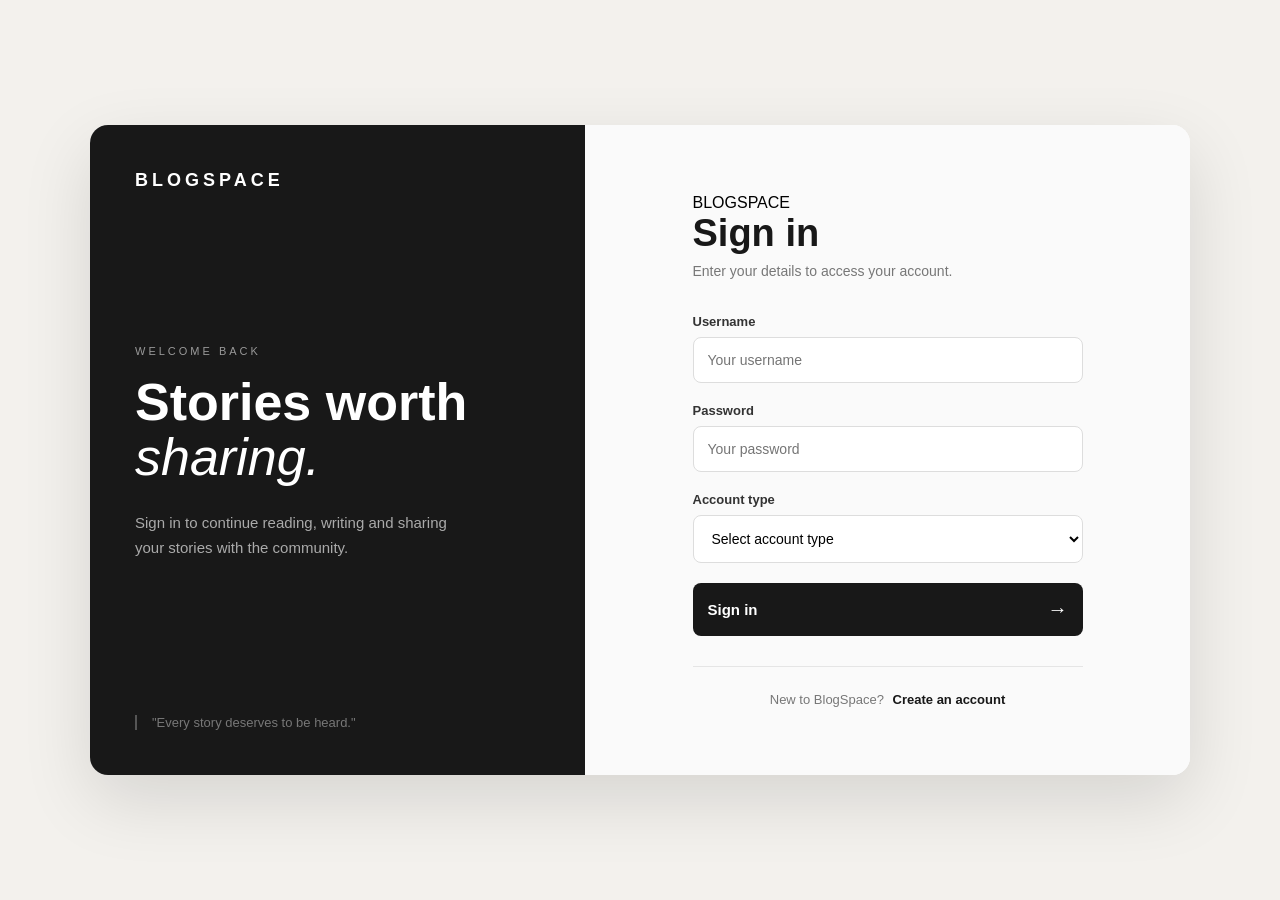
<file: blog_platform/frontend/index.html>
<!DOCTYPE html>
<html lang="en">

<head>
    <meta charset="UTF-8">
    <meta name="viewport" content="width=device-width, initial-scale=1.0">

    <title>BlogSpace - Login</title>

    <link rel="stylesheet" href="style.css">
</head>

<body>

    <div class="login-page">

        <!-- LEFT SIDE -->
        <div class="login-left">

            <div class="brand">
                BLOGSPACE
            </div>

            <div class="login-intro">

                <p class="small-text">
                    WELCOME BACK
                </p>

                <h1>
                    Stories worth
                    <span>sharing.</span>
                </h1>

                <p>
                    Sign in to continue reading, writing
                    and sharing your stories with the community.
                </p>

            </div>

            <div class="quote">
                "Every story deserves to be heard."
            </div>

        </div>


        <!-- RIGHT SIDE -->
        <div class="login-right">

            <div class="login-form-container">

                <div class="mobile-brand">
                    BLOGSPACE
                </div>

                <h2>
                    Sign in
                </h2>

                <p class="login-subtitle">
                    Enter your details to access your account.
                </p>


                <form id="loginForm">

                    <!-- USERNAME -->
                    <div class="input-group">

                        <label for="loginUsername">
                            Username
                        </label>

                        <input
                            type="text"
                            id="loginUsername"
                            placeholder="Your username"
                            required
                        >

                    </div>


                    <!-- PASSWORD -->
                    <div class="input-group">

                        <label for="loginPassword">
                            Password
                        </label>

                        <input
                            type="password"
                            id="loginPassword"
                            placeholder="Your password"
                            required
                        >

                    </div>


                    <!-- ROLE -->
                    <div class="input-group">

                        <label for="loginRole">
                            Account type
                        </label>

                        <select id="loginRole" required>

                            <option value="">
                                Select account type
                            </option>

                            <option value="Guest">
                                Guest
                            </option>

                            <option value="Blogger">
                                Blogger
                            </option>

                            <option value="ADMIN">
                                Admin
                            </option>

                        </select>

                    </div>


                    <!-- LOGIN BUTTON -->
                    <button
                        type="submit"
                        class="login-button"
                    >
                        <span>Sign in</span>
                        <span class="arrow">→</span>
                    </button>


                    <!-- MESSAGE -->
                    <p
                        id="loginMessage"
                        class="message"
                    ></p>

                </form>


                <!-- REGISTER LINK -->
                <div class="register-link">

                    <span>
                        New to BlogSpace?
                    </span>

                    <a href="register.html">
                        Create an account
                    </a>

                </div>

            </div>

        </div>

    </div>


    <script src="script.js"></script>

</body>

</html>
</file>
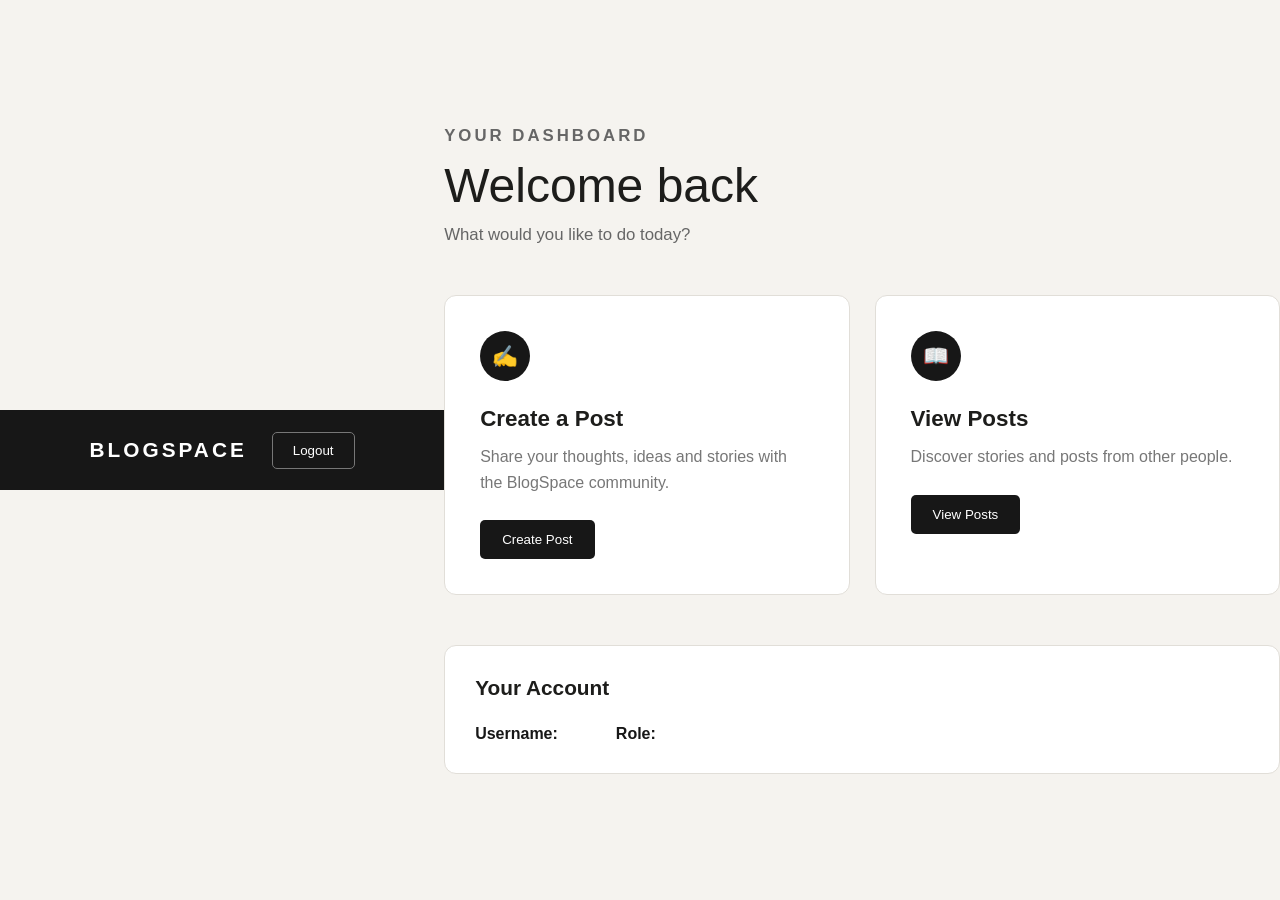
<file: blog_platform/frontend/dashboard.html>
<!DOCTYPE html>
<html lang="en">
<head>
    <meta charset="UTF-8">
    <meta name="viewport" content="width=device-width, initial-scale=1.0">

    <title>BlogSpace Dashboard</title>

    <link rel="stylesheet" href="style.css">
</head>

<body class="dashboard-page">

    <header class="dashboard-header">

        <div class="logo">
            BLOGSPACE
        </div>

        <div class="header-right">
            <span id="welcomeUser"></span>

            <button id="logoutButton">
                Logout
            </button>
        </div>

    </header>


    <main class="dashboard-container">

        <section class="welcome-section">

            <p class="small-heading">YOUR DASHBOARD</p>

            <h1 id="dashboardTitle">
                Welcome back 
            </h1>

            <p>
                What would you like to do today?
            </p>

        </section>


        <section class="dashboard-cards">

            <div class="dashboard-card">

                <div class="card-icon">
                    ✍
                </div>

                <h2>Create a Post</h2>

                <p>
                    Share your thoughts, ideas and stories
                    with the BlogSpace community.
                </p>

                <button>
                    Create Post
                </button>

            </div>


            <div class="dashboard-card">

                <div class="card-icon">
                    📖
                </div>

                <h2>View Posts</h2>

                <p>
                    Discover stories and posts from
                    other people.
                </p>

                <button>
                    View Posts
                </button>

            </div>

        </section>


        <section class="account-section">

            <h2>Your Account</h2>

            <div class="account-info">

                <p>
                    <strong>Username:</strong>
                    <span id="accountUsername"></span>
                </p>

                <p>
                    <strong>Role:</strong>
                    <span id="accountRole"></span>
                </p>

            </div>

        </section>

    </main>


    <script src="script.js"></script>

</body>
</html>
</file>
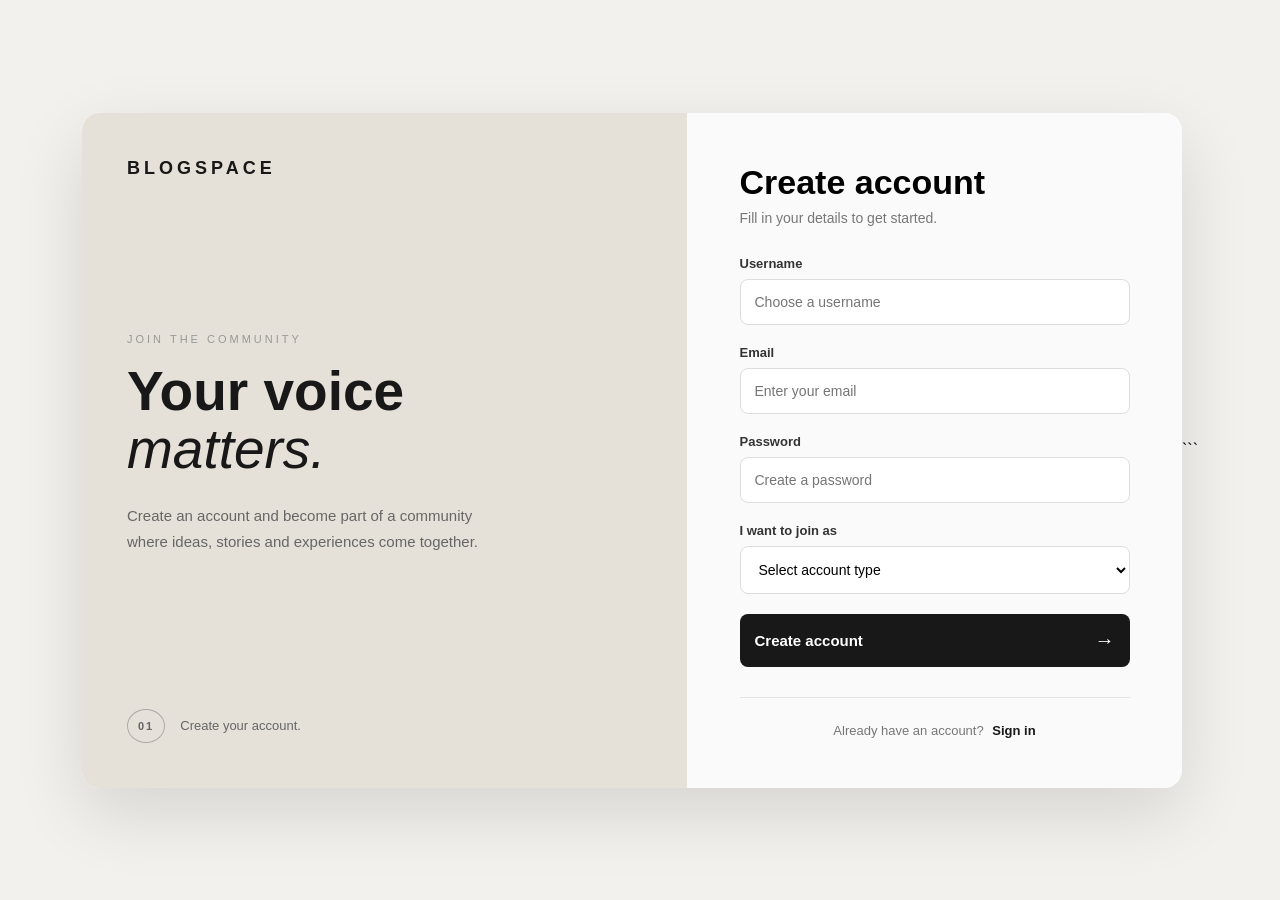
<file: blog_platform/frontend/register.html>
<!DOCTYPE html>
<html lang="en">

<head>

    <meta charset="UTF-8">
    <meta name="viewport" content="width=device-width, initial-scale=1.0">

    <title>BlogSpace - Register</title>

    <link rel="stylesheet" href="style.css">

</head>


<body>

    <div class="register-page">


        <!-- LEFT SIDE -->
        <div class="register-content">

            <div class="brand">
                BLOGSPACE
            </div>


            <div class="register-intro">

                <p class="small-text">
                    JOIN THE COMMUNITY
                </p>

                <h1>
                    Your voice
                    <span>matters.</span>
                </h1>

                <p>
                    Create an account and become part of a
                    community where ideas, stories and
                    experiences come together.
                </p>

            </div>


            <div class="register-note">

                <div class="note-number">
                    01
                </div>

                <p>
                    Create your account.
                </p>

            </div>

        </div>



        <!-- RIGHT SIDE -->
        <div class="register-form-side">

            <div class="register-form-container">


                <h2>
                    Create account
                </h2>

                <p class="register-subtitle">
                    Fill in your details to get started.
                </p>


                <form id="registerForm">


                    <!-- USERNAME -->
                    <div class="input-group">

                        <label for="registerUsername">
                            Username
                        </label>

                        <input
                            type="text"
                            id="registerUsername"
                            placeholder="Choose a username"
                            required
                        >

                    </div>


                    <!-- EMAIL -->
                    <div class="input-group">

                        <label for="registerEmail">
                            Email
                        </label>

                        <input
                            type="email"
                            id="registerEmail"
                            placeholder="Enter your email"
                            required
                        >

                    </div>


                    <!-- PASSWORD -->
                    <div class="input-group">

                        <label for="registerPassword">
                            Password
                        </label>

                        <input
                            type="password"
                            id="registerPassword"
                            placeholder="Create a password"
                            required
                        >

                    </div>


                    <!-- ROLE -->
                    <div class="input-group">

                        <label for="registerRole">
                            I want to join as
                        </label>

                        <select
                            id="registerRole"
                            required
                        >

                            <option value="">
                                Select account type
                            </option>

                            <option value="Guest">
                                Guest
                            </option>

                            <option value="Blogger">
                                Blogger
                            </option>

                        </select>

                    </div>


                    <!-- REGISTER BUTTON -->
                    <button
                        type="submit"
                        class="register-button"
                    >
                        Create account
                        <span>→</span>
                    </button>


                    <!-- MESSAGE -->
                    <p
                        id="registerMessage"
                        class="message"
                    ></p>

                </form>


                <!-- LOGIN LINK -->
                <div class="login-link">

                    <span>
                        Already have an account?
                    </span>

                    <a href="index.html">
                        Sign in
                    </a>

                </div>


            </div>

        </div>

    </div>


    <script src="script.js"></script>

</body>

</html>
```
</file>
<file: blog_platform/frontend/style.css>
* {
    margin: 0;
    padding: 0;
    box-sizing: border-box;
}


body {
    font-family: Arial, sans-serif;

    background: #f3f1ed;

    min-height: 100vh;

    display: flex;
    justify-content: center;
    align-items: center;
}


/* =================================
   COMMON
================================= */

.brand {
    font-size: 18px;

    font-weight: 800;

    letter-spacing: 4px;
}


.small-text {
    font-size: 11px;

    letter-spacing: 3px;

    color: #999;

    margin-bottom: 18px;
}


.message {
    text-align: center;

    margin-top: 15px;

    font-size: 13px;
}


/* =================================
   LOGIN PAGE
================================= */

.login-page {

    width: 92%;

    max-width: 1100px;

    min-height: 650px;

    display: grid;

    grid-template-columns: 45% 55%;

    background: white;

    border-radius: 18px;

    overflow: hidden;

    box-shadow:
        0 25px 70px rgba(0, 0, 0, 0.12);
}


/* LEFT */

.login-left {

    background: #181818;

    color: white;

    padding: 45px;

    display: flex;

    flex-direction: column;

    justify-content: space-between;
}


.login-intro {

    max-width: 370px;
}


.login-intro h1 {

    font-size: 52px;

    line-height: 1.05;

    margin-bottom: 25px;
}


.login-intro h1 span {

    display: block;

    font-style: italic;

    font-weight: 400;
}


.login-intro > p:last-child {

    color: #aaa;

    font-size: 15px;

    line-height: 1.7;

    max-width: 330px;
}


.quote {

    font-size: 13px;

    color: #777;

    border-left: 2px solid #555;

    padding-left: 15px;
}


/* RIGHT */

.login-right {

    background: #fafafa;

    display: flex;

    justify-content: center;

    align-items: center;

    padding: 50px;
}


.login-form-container {

    width: 100%;

    max-width: 390px;
}


.login-form-container h2 {

    font-size: 38px;

    margin-bottom: 8px;

    color: #181818;
}


.login-subtitle {

    color: #777;

    font-size: 14px;

    margin-bottom: 35px;
}


/* =================================
   INPUTS
================================= */

.input-group {

    margin-bottom: 20px;
}


.input-group label {

    display: block;

    font-size: 13px;

    font-weight: 600;

    margin-bottom: 8px;

    color: #333;
}


.input-group input,
.input-group select {

    width: 100%;

    padding: 14px;

    border: 1px solid #ddd;

    border-radius: 8px;

    background: white;

    font-size: 14px;
}


.input-group input:focus,
.input-group select:focus {

    outline: none;

    border-color: #181818;

    box-shadow:
        0 0 0 3px rgba(0, 0, 0, 0.05);
}


/* =================================
   LOGIN BUTTON
================================= */

.login-button {

    width: 100%;

    padding: 15px;

    margin-top: 5px;

    border: none;

    border-radius: 8px;

    background: #181818;

    color: white;

    font-size: 15px;

    font-weight: 600;

    cursor: pointer;

    display: flex;

    justify-content: space-between;

    align-items: center;

    transition: 0.2s;
}


.login-button:hover {

    background: #333;
}


.arrow {

    font-size: 20px;
}


/* =================================
   REGISTER LINK
================================= */

.register-link {

    margin-top: 30px;

    padding-top: 25px;

    border-top: 1px solid #e5e5e5;

    text-align: center;

    font-size: 13px;

    color: #777;
}


.register-link a {

    color: #181818;

    font-weight: bold;

    text-decoration: none;

    margin-left: 5px;
}


.register-link a:hover {

    text-decoration: underline;
}


/* =================================
   REGISTER PAGE
================================= */

.register-page {

    width: 92%;

    max-width: 1100px;

    min-height: 650px;

    display: grid;

    grid-template-columns: 55% 45%;

    background: white;

    border-radius: 18px;

    overflow: hidden;

    box-shadow:
        0 25px 70px rgba(0, 0, 0, 0.12);
}


/* LEFT */

.register-content {

    background: #e6e1d8;

    padding: 45px;

    display: flex;

    flex-direction: column;

    justify-content: space-between;

    color: #181818;
}


.register-intro {

    max-width: 430px;
}


.register-intro h1 {

    font-size: 55px;

    line-height: 1.05;

    margin-bottom: 25px;
}


.register-intro h1 span {

    display: block;

    font-style: italic;

    font-weight: 400;
}


.register-intro > p:last-child {

    max-width: 360px;

    color: #666;

    line-height: 1.7;

    font-size: 15px;
}


.register-note {

    display: flex;

    align-items: center;

    gap: 15px;

    font-size: 13px;

    color: #666;
}


.note-number {

    font-size: 11px;

    font-weight: bold;

    letter-spacing: 2px;

    padding: 10px;

    border: 1px solid #aaa;

    border-radius: 50%;
}


/* RIGHT */

.register-form-side {

    background: #fafafa;

    display: flex;

    justify-content: center;

    align-items: center;

    padding: 50px;
}


.register-form-container {

    width: 100%;

    max-width: 390px;
}


.register-form-container h2 {

    font-size: 34px;

    margin-bottom: 8px;
}


.register-subtitle {

    color: #777;

    font-size: 14px;

    margin-bottom: 30px;
}


/* =================================
   REGISTER BUTTON
================================= */

.register-button {

    width: 100%;

    padding: 15px;

    border: none;

    border-radius: 8px;

    background: #181818;

    color: white;

    font-size: 15px;

    font-weight: 600;

    cursor: pointer;

    display: flex;

    align-items: center;

    justify-content: space-between;

    transition: 0.2s;
}


.register-button:hover {

    background: #333;
}


.register-button span {

    font-size: 20px;
}


/* =================================
   LOGIN LINK
================================= */

.login-link {

    margin-top: 30px;

    padding-top: 25px;

    border-top: 1px solid #e5e5e5;

    text-align: center;

    font-size: 13px;

    color: #777;
}


.login-link a {

    color: #181818;

    font-weight: bold;

    text-decoration: none;

    margin-left: 5px;
}


.login-link a:hover {

    text-decoration: underline;
}


/* =================================
   MOBILE
================================= */

@media (max-width: 750px) {

    .login-page,
    .register-page {

        width: 95%;

        grid-template-columns: 1fr;

        min-height: auto;

        border-radius: 12px;
    }


    .login-left,
    .register-content {

        display: none;
    }


    .login-right,
    .register-form-side {

        padding: 40px 25px;
    }


    .login-form-container h2 {

        font-size: 32px;
    }


    .register-form-container h2 {

        font-size: 30px;
    }

}

/* ============================= */
/* DASHBOARD */
/* ============================= */

.dashboard-page {
    min-height: 100vh;
    background: #f5f3ef;
    color: #1d1d1b;
}


/* HEADER */

.dashboard-header {
    height: 80px;
    padding: 0 7%;
    background: #171717;
    color: white;

    display: flex;
    align-items: center;
    justify-content: space-between;
}

.dashboard-header .logo {
    font-size: 1.3rem;
    font-weight: 700;
    letter-spacing: 3px;
}

.header-right {
    display: flex;
    align-items: center;
    gap: 25px;
}

#welcomeUser {
    font-size: 0.95rem;
}

#logoutButton {
    padding: 10px 20px;
    border: 1px solid #777;
    border-radius: 5px;

    background: transparent;
    color: white;

    cursor: pointer;
    transition: 0.2s;
}

#logoutButton:hover {
    background: white;
    color: #171717;
}


/* MAIN CONTAINER */

.dashboard-container {
    width: 86%;
    max-width: 1100px;
    margin: 0 auto;
    padding: 70px 0;
}


/* WELCOME SECTION */

.welcome-section {
    margin-bottom: 50px;
}

.small-heading {
    margin-bottom: 12px;

    font-size: 0.75rem;
    font-weight: 700;
    letter-spacing: 3px;

    color: #777;
}

.welcome-section h1 {
    margin-bottom: 12px;

    font-size: 3rem;
    font-weight: 500;
}

.welcome-section p {
    color: #666;
    font-size: 1.05rem;
}


/* DASHBOARD CARDS */

.dashboard-cards {
    display: grid;
    grid-template-columns: repeat(2, 1fr);
    gap: 25px;

    margin-bottom: 50px;
}

.dashboard-card {
    padding: 35px;

    background: white;
    border: 1px solid #e1ded8;
    border-radius: 12px;

    transition: transform 0.2s, box-shadow 0.2s;
}

.dashboard-card:hover {
    transform: translateY(-4px);

    box-shadow: 0 12px 30px rgba(0, 0, 0, 0.08);
}

.card-icon {
    width: 50px;
    height: 50px;

    display: flex;
    align-items: center;
    justify-content: center;

    margin-bottom: 25px;

    background: #171717;
    color: white;

    border-radius: 50%;

    font-size: 1.3rem;
}

.dashboard-card h2 {
    margin-bottom: 12px;

    font-size: 1.4rem;
}

.dashboard-card p {
    margin-bottom: 25px;

    color: #777;
    line-height: 1.6;
}

.dashboard-card button {
    padding: 12px 22px;

    border: none;
    border-radius: 5px;

    background: #171717;
    color: white;

    cursor: pointer;

    transition: 0.2s;
}

.dashboard-card button:hover {
    background: #333;
}


/* ACCOUNT SECTION */

.account-section {
    padding: 30px;

    background: white;

    border: 1px solid #e1ded8;
    border-radius: 12px;
}

.account-section h2 {
    margin-bottom: 25px;

    font-size: 1.3rem;
}

.account-info {
    display: flex;
    gap: 50px;
}

.account-info p {
    color: #666;
}

.account-info strong {
    color: #171717;
    margin-right: 8px;
}


/* MOBILE */

@media (max-width: 700px) {

    .dashboard-header {
        padding: 0 5%;
    }

    .header-right {
        gap: 12px;
    }

    #welcomeUser {
        display: none;
    }

    .dashboard-container {
        width: 90%;
        padding: 50px 0;
    }

    .welcome-section h1 {
        font-size: 2.2rem;
    }

    .dashboard-cards {
        grid-template-columns: 1fr;
    }

    .account-info {
        flex-direction: column;
        gap: 12px;
    }
}
</file>
